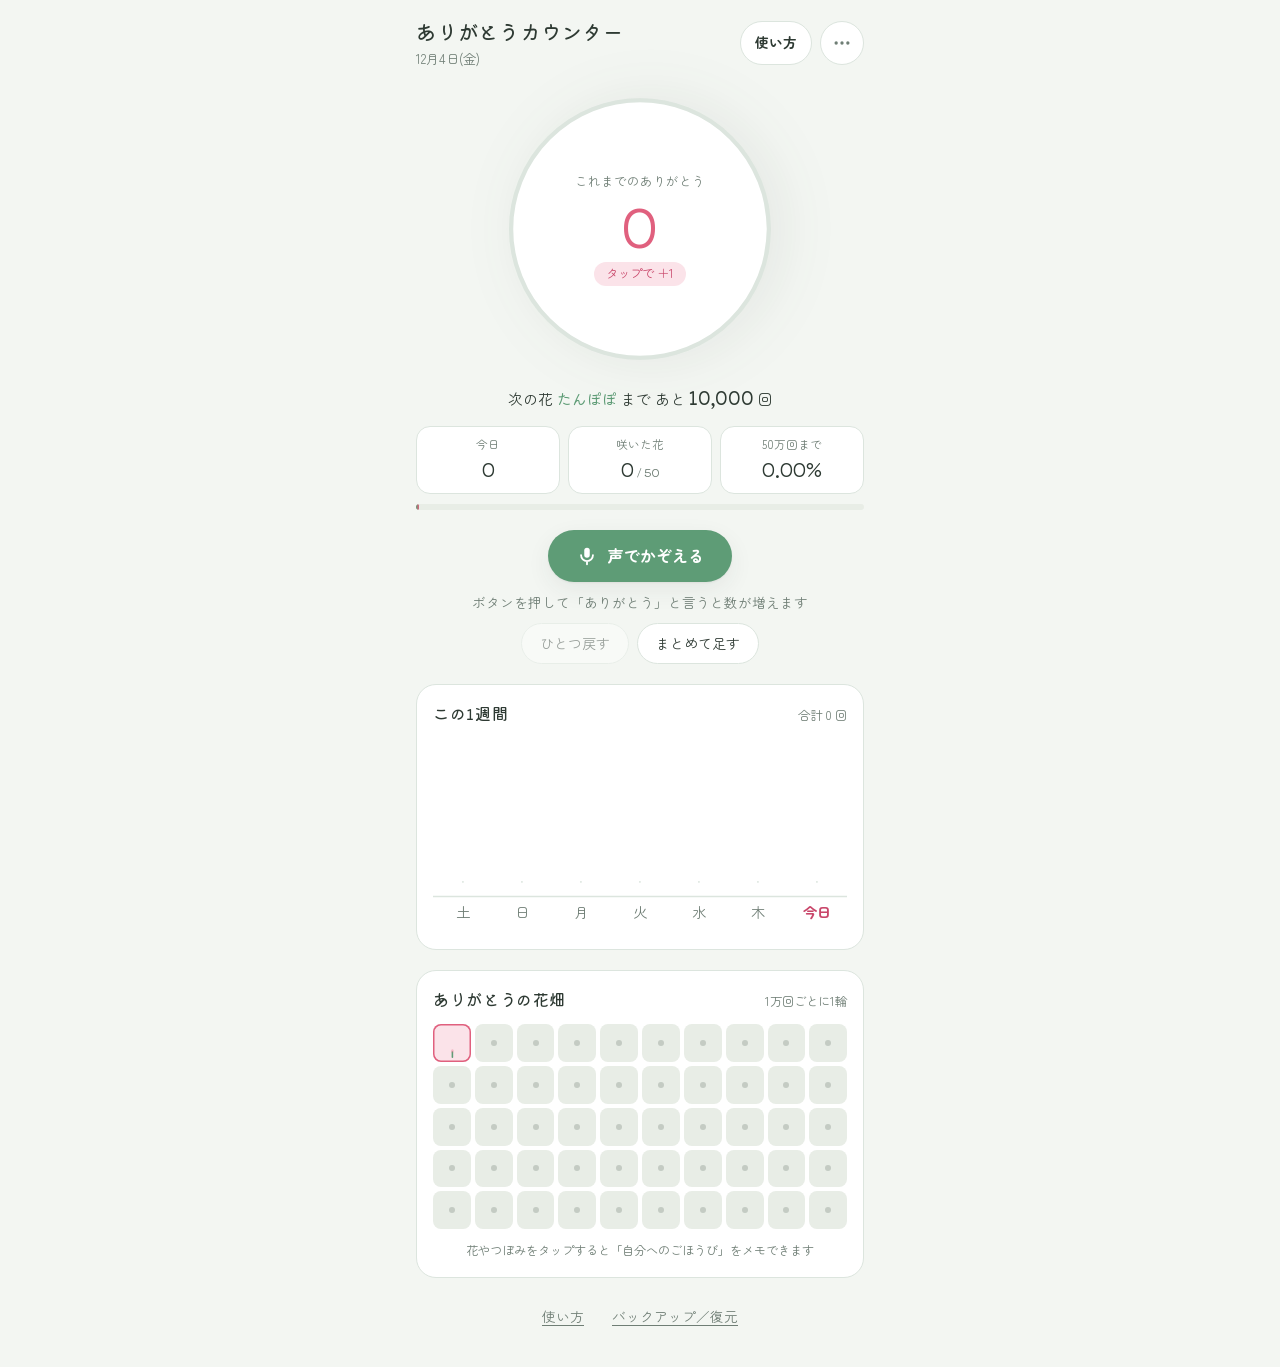
<file: index.html>
<!doctype html>
<html lang="ja">
<head>
<meta charset="utf-8">
<meta name="viewport" content="width=device-width, initial-scale=1, viewport-fit=cover">
<title>ありがとうカウンター</title>
<meta name="description" content="「ありがとう」を声で数えて、50万回で50輪の花を咲かせるアプリ">
<meta name="theme-color" content="#F3F6F2" media="(prefers-color-scheme: light)">
<meta name="theme-color" content="#1C2420" media="(prefers-color-scheme: dark)">
<link rel="manifest" href="manifest.webmanifest">
<link rel="icon" href="icons/favicon-64.png" type="image/png">
<link rel="apple-touch-icon" href="icons/apple-touch-icon.png">
<meta name="apple-mobile-web-app-capable" content="yes">
<meta name="mobile-web-app-capable" content="yes">
<meta name="apple-mobile-web-app-title" content="ありがとう">
<meta name="apple-mobile-web-app-status-bar-style" content="default">
<link rel="preconnect" href="https://fonts.googleapis.com">
<link rel="preconnect" href="https://fonts.gstatic.com" crossorigin>
<link rel="stylesheet" href="https://fonts.googleapis.com/css2?family=Kiwi+Maru:wght@400;500&family=Zen+Maru+Gothic:wght@500;700&display=swap">
<link rel="stylesheet" href="styles.css">
<script type="module" src="js/main.js"></script>
</head>
<body>
<div class="app">
  <header class="top">
    <div>
      <h1>ありがとうカウンター</h1>
      <p class="date" id="date"></p>
    </div>
    <div class="top-actions">
      <a class="help-btn" href="help.html">使い方</a>
      <button class="icon-btn" id="menuBtn" type="button" aria-label="設定とバックアップ">
        <svg viewBox="0 0 24 24" aria-hidden="true"><circle cx="5" cy="12" r="2"/><circle cx="12" cy="12" r="2"/><circle cx="19" cy="12" r="2"/></svg>
      </button>
    </div>
  </header>

  <!-- 合計：タップで +1。リングは次の花までの進み具合 -->
  <section class="hero">
    <button class="counter" id="tapBtn" type="button" aria-label="ありがとうを1回数える">
      <svg class="ring" viewBox="0 0 100 100" aria-hidden="true">
        <circle class="face" cx="50" cy="50" r="46"/>
        <circle class="prog" id="ringProg" cx="50" cy="50" r="46" pathLength="100" stroke-dasharray="100" stroke-dashoffset="100"/>
      </svg>
      <span class="inner">
        <span class="label">これまでのありがとう</span>
        <span class="num" id="total">0</span>
        <span class="tap-hint">タップで ＋1</span>
      </span>
    </button>

    <p class="next" id="nextText"></p>

    <dl class="stats">
      <div><dt>今日</dt><dd id="today">0</dd></div>
      <div><dt>咲いた花</dt><dd><span id="bloomed">0</span><small> / 50</small></dd></div>
      <div><dt>50万回まで</dt><dd id="goalPct">0%</dd></div>
    </dl>
    <div class="track" aria-hidden="true"><div class="fill" id="goalFill"></div></div>
  </section>

  <section class="voice">
    <button class="mic" id="micBtn" type="button" aria-pressed="false">
      <svg viewBox="0 0 24 24" aria-hidden="true"><rect x="9" y="3" width="6" height="11" rx="3"/><path d="M5.5 11a6.5 6.5 0 0 0 13 0M12 17.5V21" fill="none" stroke="currentColor" stroke-width="2" stroke-linecap="round"/></svg>
      <span id="micLabel">声でかぞえる</span>
    </button>
    <p class="heard" id="heard" aria-live="polite">ボタンを押して「ありがとう」と言うと数が増えます</p>
    <div class="actions">
      <button class="pill" id="undoBtn" type="button" disabled>ひとつ戻す</button>
      <button class="pill" id="bulkBtn" type="button">まとめて足す</button>
    </div>
  </section>

  <section class="card">
    <div class="card-head"><h2>この1週間</h2><span class="sub" id="weekSum"></span></div>
    <div class="week" id="week"></div>
  </section>

  <section class="card">
    <div class="card-head"><h2>ありがとうの花畑</h2><span class="sub">1万回ごとに1輪</span></div>
    <div class="garden" id="garden"></div>
    <p class="hint">花やつぼみをタップすると「自分へのごほうび」をメモできます</p>
  </section>

  <footer class="foot">
    <a class="link" href="help.html">使い方</a>
    <button class="link" id="backupLink" type="button">バックアップ／復元</button>
  </footer>
</div>

<!-- まとめて足す -->
<dialog id="bulkDialog" class="sheet">
  <form method="dialog" id="bulkForm">
    <h3>まとめて足す</h3>
    <p class="muted">ほかの場所で数えた分などを、今日の回数に足します。</p>
    <label class="field">
      <span>回数</span>
      <input id="bulkInput" type="number" inputmode="numeric" min="1" max="500000" step="1" placeholder="100" required>
    </label>
    <div class="chips">
      <button type="button" class="chip" data-add="10">+10</button>
      <button type="button" class="chip" data-add="50">+50</button>
      <button type="button" class="chip" data-add="100">+100</button>
      <button type="button" class="chip" data-add="1000">+1000</button>
    </div>
    <div class="dialog-actions">
      <button class="pill" value="cancel" formnovalidate>やめる</button>
      <button class="pill primary" value="ok">足す</button>
    </div>
  </form>
</dialog>

<!-- ごほうびメモ -->
<dialog id="rewardDialog" class="sheet">
  <form method="dialog" id="rewardForm">
    <div class="reward-art" id="rewardArt"></div>
    <h3 id="rewardTitle"></h3>
    <p class="muted" id="rewardSub"></p>
    <label class="field">
      <span>自分へのごほうび</span>
      <textarea id="rewardInput" rows="3" maxlength="200" placeholder="例：好きなケーキを買う／温泉に行く"></textarea>
    </label>
    <div class="dialog-actions">
      <button class="pill" value="cancel" formnovalidate>閉じる</button>
      <button class="pill primary" value="ok">保存</button>
    </div>
  </form>
</dialog>

<!-- 設定・バックアップ -->
<dialog id="menuDialog" class="sheet">
  <form method="dialog">
    <h3>設定とバックアップ</h3>
    <div class="toggles">
      <label class="toggle"><input type="checkbox" id="soundToggle"><span>お祝いの音</span></label>
      <label class="toggle"><input type="checkbox" id="vibrateToggle"><span>振動</span></label>
    </div>

    <h4>バックアップ</h4>
    <p class="muted">記録はこの端末の中だけに保存されています。機種変更やブラウザのデータ削除に備えて、ときどき保存しておくと安心です。</p>
    <div class="stack">
      <button type="button" class="pill" id="exportBtn">ファイルに保存</button>
      <button type="button" class="pill" id="copyBtn">文字でコピー</button>
    </div>

    <h4>復元</h4>
    <div class="stack">
      <label class="pill file-pill">ファイルから復元<input type="file" id="importFile" accept="application/json,.json"></label>
      <button type="button" class="pill" id="pasteToggle">文字を貼りつけて復元</button>
    </div>
    <div id="pasteBox" hidden>
      <textarea id="pasteInput" rows="4" class="mono" placeholder="コピーしたバックアップの文字を貼りつけ"></textarea>
      <button type="button" class="pill primary" id="pasteRestore">この内容で復元</button>
    </div>
    <p class="muted small" id="backupMsg" role="status"></p>

    <h4>リセット</h4>
    <p class="muted">数をゼロに戻して、はじめから数えなおします。</p>
    <div class="stack">
      <button type="button" class="pill danger-outline" id="resetToggle">数をゼロに戻す…</button>
      <button type="button" class="pill" id="undoResetBtn" hidden></button>
    </div>
    <div class="danger-box" id="resetBox" hidden>
      <p class="danger-text" id="resetSummary"></p>
      <label class="toggle"><input type="checkbox" id="keepRewards" checked><span>ごほうびメモは残す</span></label>
      <div class="stack">
        <button type="button" class="pill danger" id="resetConfirm">ゼロに戻す</button>
        <button type="button" class="pill" id="resetCancel">やめる</button>
      </div>
    </div>
    <p class="muted small" id="resetMsg" role="status"></p>

    <div class="dialog-actions">
      <button class="pill" value="close">閉じる</button>
    </div>
  </form>
</dialog>

<!-- お祝い -->
<div class="celebrate" id="celebrate" hidden>
  <div class="celebrate-card" role="dialog" aria-modal="true" aria-labelledby="celebrateTitle">
    <div class="celebrate-art" data-art></div>
    <p class="kicker" data-kicker></p>
    <p class="celebrate-title" id="celebrateTitle" data-title></p>
    <p class="celebrate-msg" data-message></p>
    <p class="celebrate-reward" data-reward hidden></p>
    <div class="dialog-actions center">
      <button class="pill" type="button" data-action hidden></button>
      <button class="pill primary" type="button" data-ok>うれしい！</button>
    </div>
  </div>
</div>

<!-- 1,000回ごとのお知らせ -->
<div class="banner" id="banner" role="status" aria-live="polite" hidden>
  <div class="banner-art" data-art></div>
  <div>
    <p class="banner-title" data-title></p>
    <p class="banner-msg" data-message></p>
  </div>
</div>

<canvas class="rain" id="rain" aria-hidden="true"></canvas>
<div class="toast" id="toast" role="status" aria-live="polite"></div>
</body>
</html>
</file>
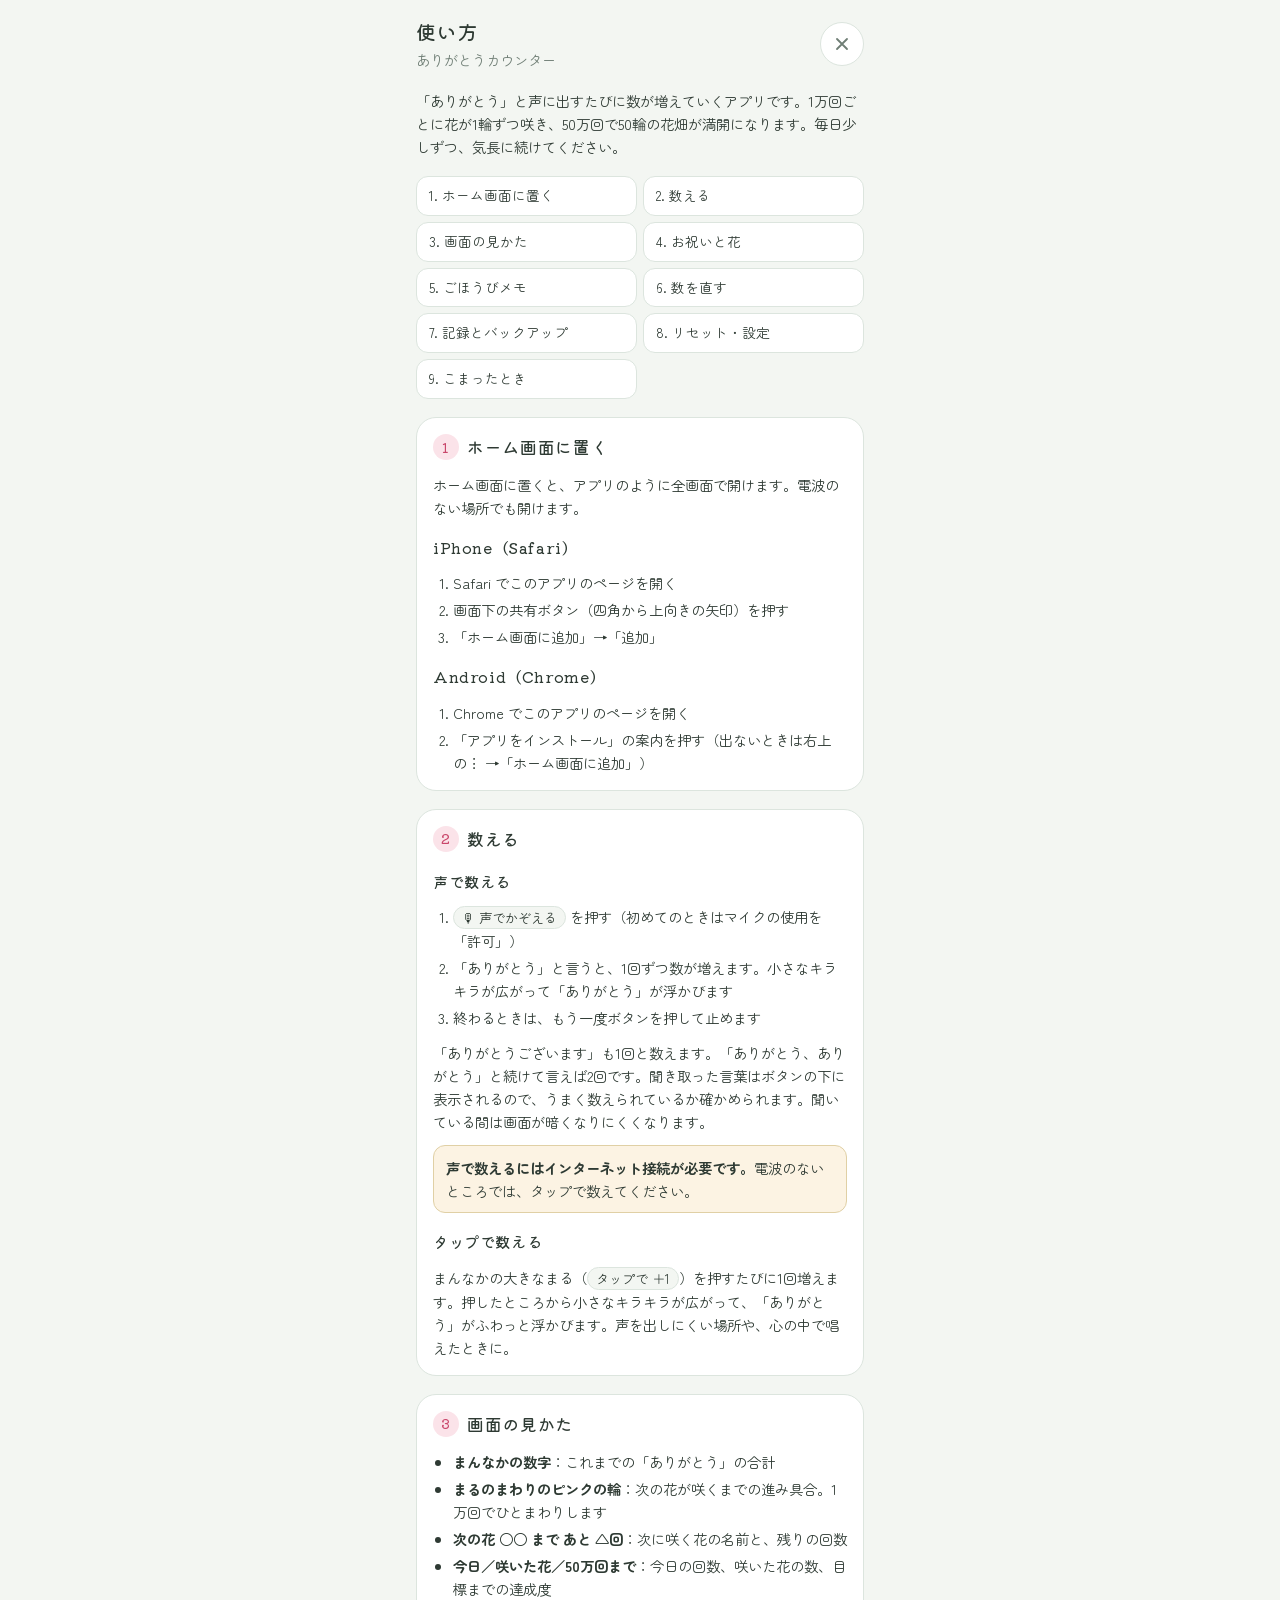
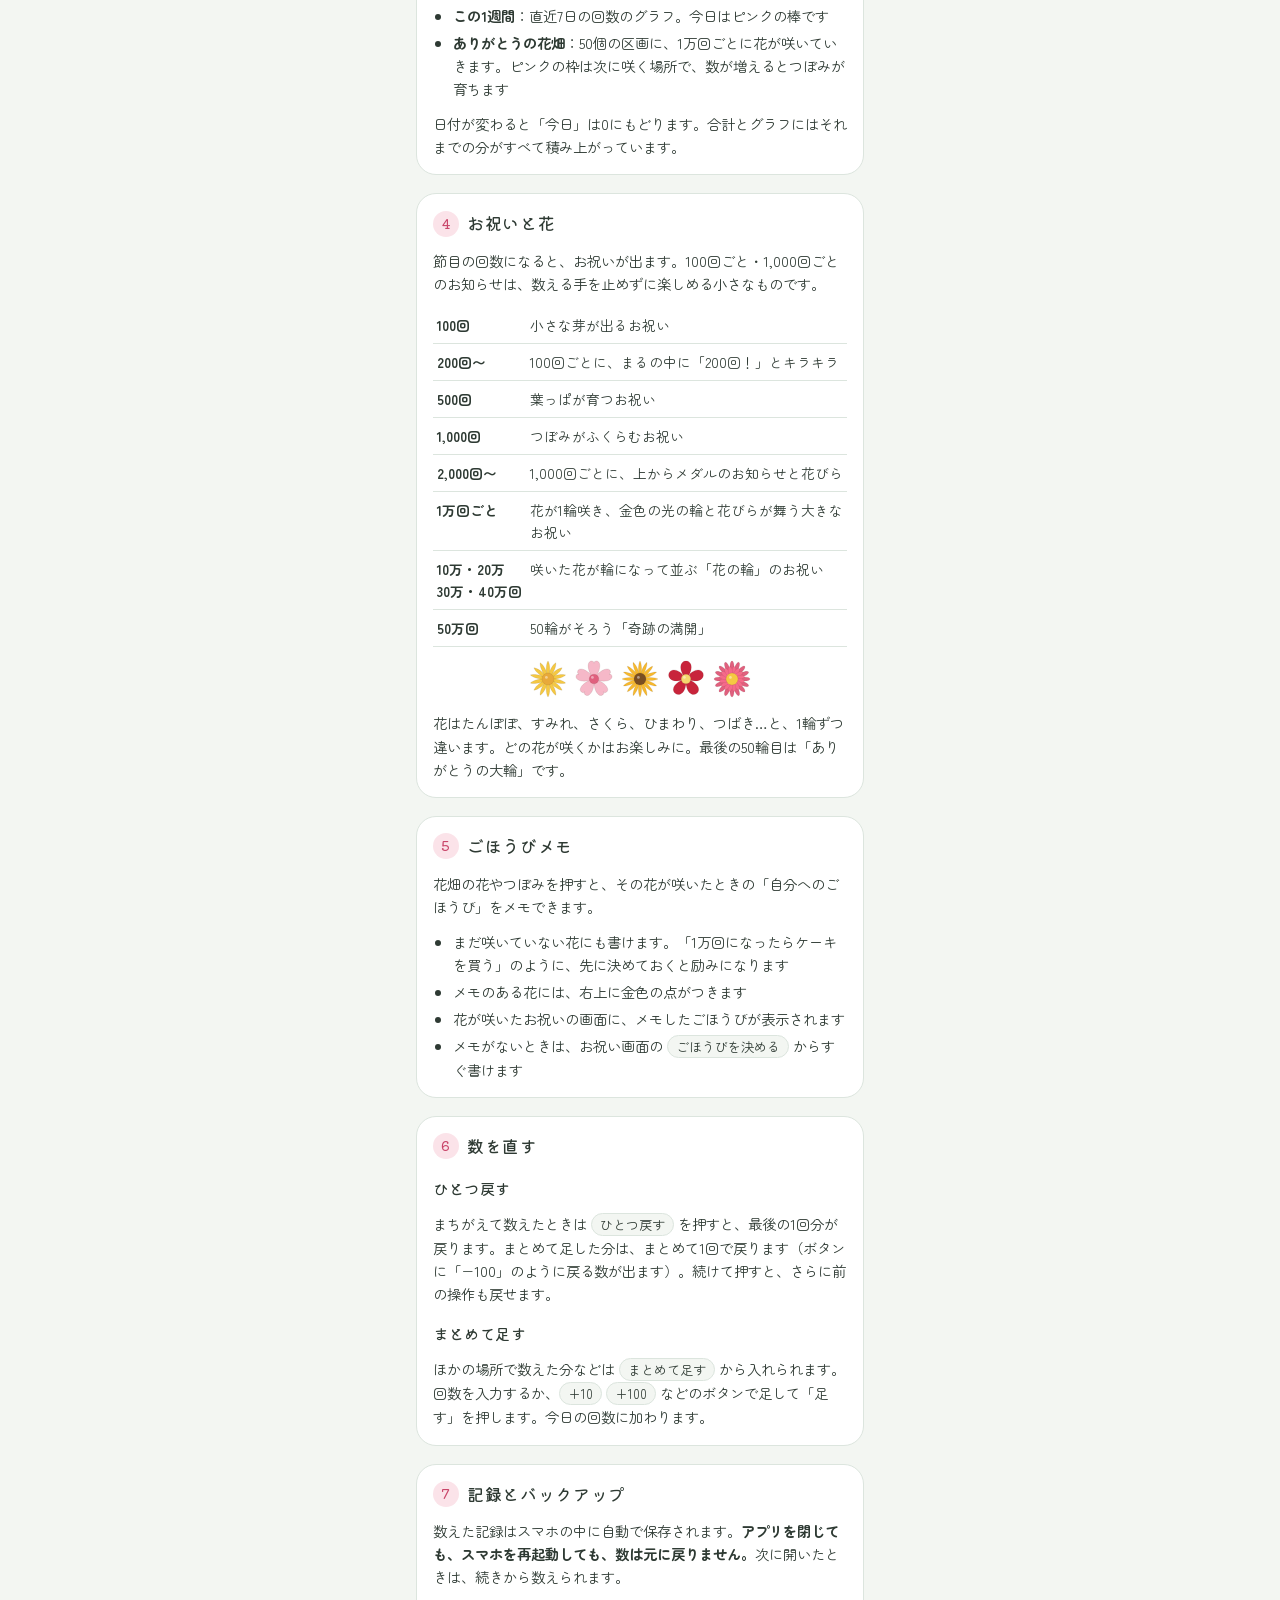
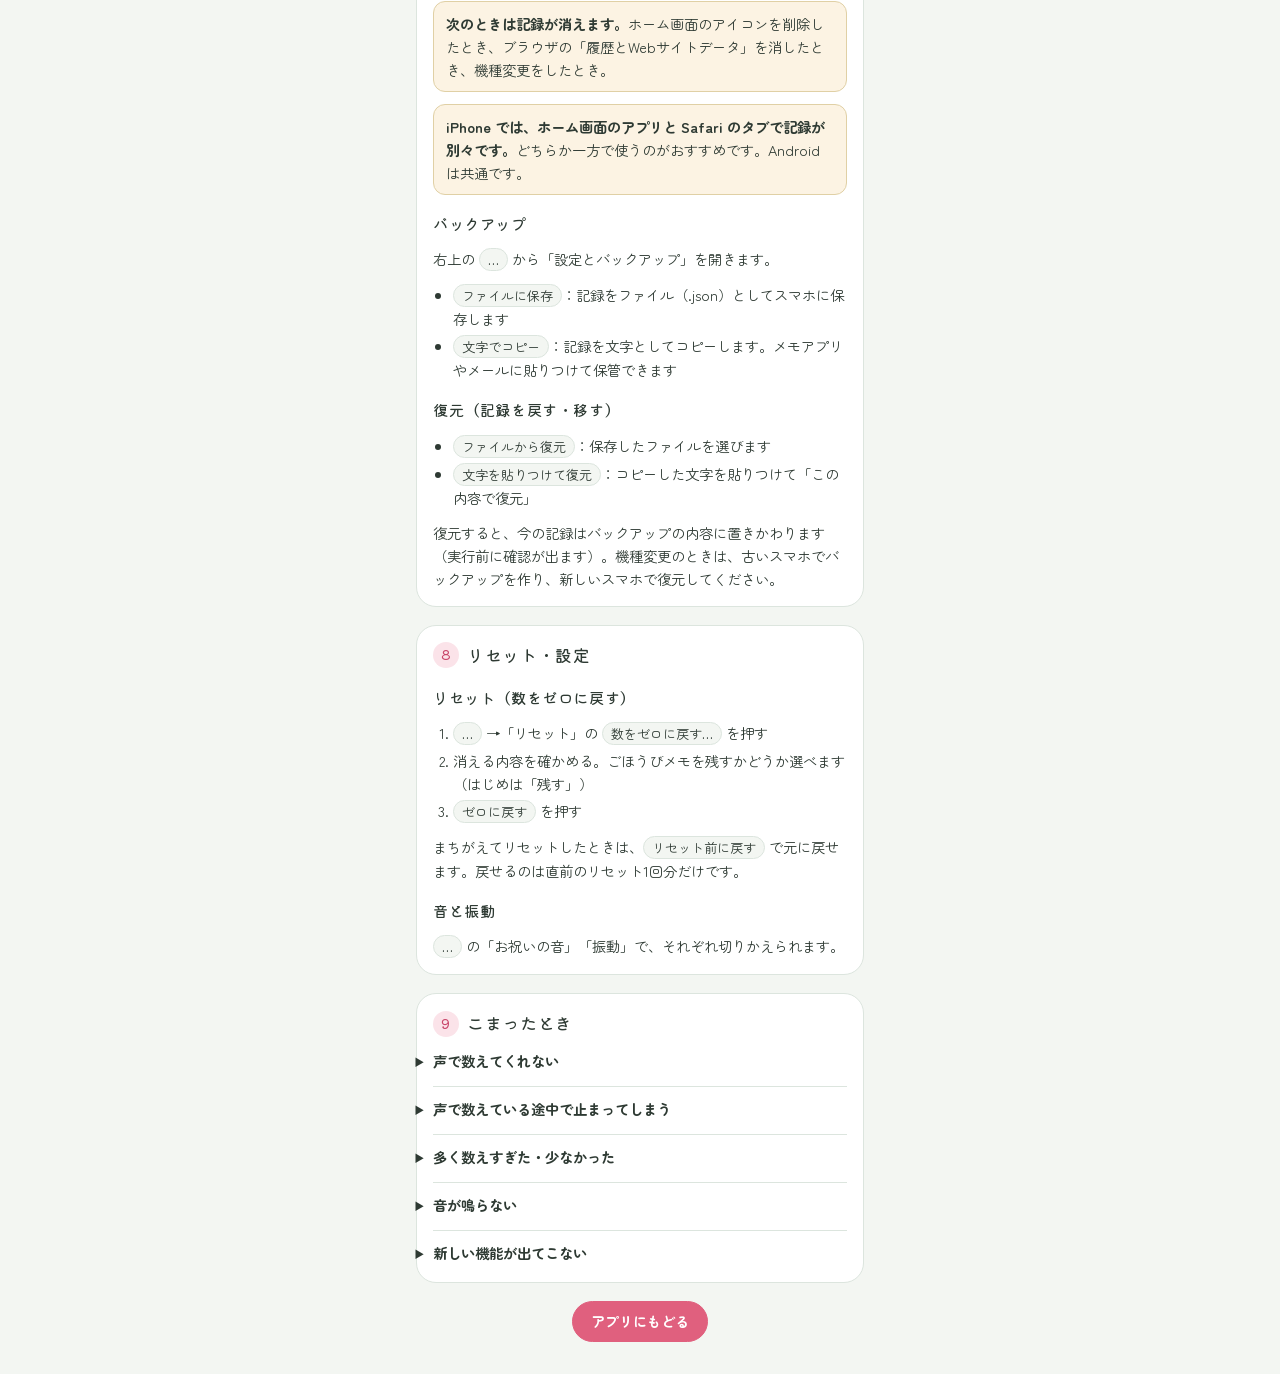
<file: help.html>
<!doctype html>
<html lang="ja">
<head>
<meta charset="utf-8">
<meta name="viewport" content="width=device-width, initial-scale=1, viewport-fit=cover">
<title>使い方 | ありがとうカウンター</title>
<meta name="description" content="ありがとうカウンターの使い方">
<meta name="theme-color" content="#F3F6F2" media="(prefers-color-scheme: light)">
<meta name="theme-color" content="#1C2420" media="(prefers-color-scheme: dark)">
<link rel="manifest" href="manifest.webmanifest">
<link rel="icon" href="icons/favicon-64.png" type="image/png">
<link rel="apple-touch-icon" href="icons/apple-touch-icon.png">
<link rel="preconnect" href="https://fonts.googleapis.com">
<link rel="preconnect" href="https://fonts.gstatic.com" crossorigin>
<link rel="stylesheet" href="https://fonts.googleapis.com/css2?family=Kiwi+Maru:wght@400;500&family=Zen+Maru+Gothic:wght@500;700&display=swap">
<link rel="stylesheet" href="styles.css">
<style>
  .guide { gap: 18px; }
  .guide .top a.icon-btn { text-decoration: none; color: inherit; }
  .lead { margin: 0; font-size: .95rem; }
  .guide .toc { display: grid; grid-template-columns: 1fr 1fr; gap: 6px; margin: 0; padding: 0; list-style: none; }
  .toc a {
    display: block; padding: 8px 12px; border-radius: 12px; background: var(--surface); border: 1px solid var(--line);
    color: var(--fg); text-decoration: none; font-size: .85rem;
  }
  .toc a:focus-visible { outline: 2px solid var(--accent); outline-offset: 2px; }
  .guide section.card { scroll-margin-top: 16px; }
  .guide h2 { display: flex; align-items: center; gap: 8px; font-size: 1.05rem; }
  .guide h2 .no {
    display: inline-grid; place-items: center; width: 26px; height: 26px; border-radius: 50%;
    background: var(--accent-soft); color: var(--accent-strong); font-size: .85rem; flex: none;
  }
  .guide h3 { font-size: .95rem; margin-top: 4px; }
  .guide p, .guide li { font-size: .9rem; }
  .guide p { margin: 0; }
  .guide ol, .guide ul { margin: 0; padding-left: 1.3em; display: flex; flex-direction: column; gap: 4px; }
  .note {
    margin: 0; padding: 10px 12px; border-radius: 12px; font-size: .85rem;
    background: color-mix(in srgb, var(--gold) 14%, var(--surface)); border: 1px solid color-mix(in srgb, var(--gold) 35%, var(--line));
  }
  .note b { color: var(--fg); }
  .ui {
    display: inline-block; padding: 0 8px; border-radius: 999px; border: 1px solid var(--line);
    background: var(--bg); font-size: .82rem; white-space: nowrap;
  }
  .milestones { width: 100%; border-collapse: collapse; font-size: .86rem; }
  .milestones th, .milestones td { text-align: left; padding: 7px 4px; border-bottom: 1px solid var(--line); vertical-align: top; }
  .milestones th { font-weight: 700; white-space: nowrap; font-variant-numeric: tabular-nums; }
  .flowers { display: flex; gap: 6px; justify-content: center; }
  .flowers svg { width: 40px; height: 40px; }
  details { border-top: 1px solid var(--line); padding: 10px 0 2px; }
  details:first-of-type { border-top: none; padding-top: 0; }
  summary { cursor: pointer; font-weight: 700; font-size: .9rem; list-style-position: outside; }
  details > p, details > ul { margin-top: 6px; }
  .back { display: flex; justify-content: center; }
  .back a { text-decoration: none; }
</style>
</head>
<body>
<div class="app guide">
  <header class="top">
    <div>
      <h1>使い方</h1>
      <p class="date">ありがとうカウンター</p>
    </div>
    <a class="icon-btn" href="./" aria-label="アプリにもどる">
      <svg viewBox="0 0 24 24" aria-hidden="true" style="fill:none;stroke:var(--muted);stroke-width:2.2;stroke-linecap:round;stroke-linejoin:round"><path d="M6 6l12 12M18 6L6 18"/></svg>
    </a>
  </header>

  <p class="lead">「ありがとう」と声に出すたびに数が増えていくアプリです。1万回ごとに花が1輪ずつ咲き、50万回で50輪の花畑が満開になります。毎日少しずつ、気長に続けてください。</p>

  <nav aria-label="目次">
    <ul class="toc">
      <li><a href="#install">1. ホーム画面に置く</a></li>
      <li><a href="#count">2. 数える</a></li>
      <li><a href="#screen">3. 画面の見かた</a></li>
      <li><a href="#celebrate">4. お祝いと花</a></li>
      <li><a href="#reward">5. ごほうびメモ</a></li>
      <li><a href="#fix">6. 数を直す</a></li>
      <li><a href="#save">7. 記録とバックアップ</a></li>
      <li><a href="#reset">8. リセット・設定</a></li>
      <li><a href="#faq">9. こまったとき</a></li>
    </ul>
  </nav>

  <section class="card" id="install">
    <h2><span class="no">1</span>ホーム画面に置く</h2>
    <p>ホーム画面に置くと、アプリのように全画面で開けます。電波のない場所でも開けます。</p>
    <h3>iPhone（Safari）</h3>
    <ol>
      <li>Safari でこのアプリのページを開く</li>
      <li>画面下の共有ボタン（四角から上向きの矢印）を押す</li>
      <li>「ホーム画面に追加」→「追加」</li>
    </ol>
    <h3>Android（Chrome）</h3>
    <ol>
      <li>Chrome でこのアプリのページを開く</li>
      <li>「アプリをインストール」の案内を押す（出ないときは右上の︙ →「ホーム画面に追加」）</li>
    </ol>
  </section>

  <section class="card" id="count">
    <h2><span class="no">2</span>数える</h2>
    <h3>声で数える</h3>
    <ol>
      <li><span class="ui">🎙 声でかぞえる</span> を押す（初めてのときはマイクの使用を「許可」）</li>
      <li>「ありがとう」と言うと、1回ずつ数が増えます。小さなキラキラが広がって「ありがとう」が浮かびます</li>
      <li>終わるときは、もう一度ボタンを押して止めます</li>
    </ol>
    <p>「ありがとうございます」も1回と数えます。「ありがとう、ありがとう」と続けて言えば2回です。聞き取った言葉はボタンの下に表示されるので、うまく数えられているか確かめられます。聞いている間は画面が暗くなりにくくなります。</p>
    <p class="note"><b>声で数えるにはインターネット接続が必要です。</b>電波のないところでは、タップで数えてください。</p>
    <h3>タップで数える</h3>
    <p>まんなかの大きなまる（<span class="ui">タップで ＋1</span>）を押すたびに1回増えます。押したところから小さなキラキラが広がって、「ありがとう」がふわっと浮かびます。声を出しにくい場所や、心の中で唱えたときに。</p>
  </section>

  <section class="card" id="screen">
    <h2><span class="no">3</span>画面の見かた</h2>
    <ul>
      <li><b>まんなかの数字</b>：これまでの「ありがとう」の合計</li>
      <li><b>まるのまわりのピンクの輪</b>：次の花が咲くまでの進み具合。1万回でひとまわりします</li>
      <li><b>次の花 ○○ まで あと △回</b>：次に咲く花の名前と、残りの回数</li>
      <li><b>今日／咲いた花／50万回まで</b>：今日の回数、咲いた花の数、目標までの達成度</li>
      <li><b>この1週間</b>：直近7日の回数のグラフ。今日はピンクの棒です</li>
      <li><b>ありがとうの花畑</b>：50個の区画に、1万回ごとに花が咲いていきます。ピンクの枠は次に咲く場所で、数が増えるとつぼみが育ちます</li>
    </ul>
    <p>日付が変わると「今日」は0にもどります。合計とグラフにはそれまでの分がすべて積み上がっています。</p>
  </section>

  <section class="card" id="celebrate">
    <h2><span class="no">4</span>お祝いと花</h2>
    <p>節目の回数になると、お祝いが出ます。100回ごと・1,000回ごとのお知らせは、数える手を止めずに楽しめる小さなものです。</p>
    <table class="milestones">
      <tbody>
        <tr><th>100回</th><td>小さな芽が出るお祝い</td></tr>
        <tr><th>200回〜</th><td>100回ごとに、まるの中に「200回！」とキラキラ</td></tr>
        <tr><th>500回</th><td>葉っぱが育つお祝い</td></tr>
        <tr><th>1,000回</th><td>つぼみがふくらむお祝い</td></tr>
        <tr><th>2,000回〜</th><td>1,000回ごとに、上からメダルのお知らせと花びら</td></tr>
        <tr><th>1万回ごと</th><td>花が1輪咲き、金色の光の輪と花びらが舞う大きなお祝い</td></tr>
        <tr><th>10万・20万<br>30万・40万回</th><td>咲いた花が輪になって並ぶ「花の輪」のお祝い</td></tr>
        <tr><th>50万回</th><td>50輪がそろう「奇跡の満開」</td></tr>
      </tbody>
    </table>
    <div class="flowers" id="flowerSamples" aria-hidden="true"></div>
    <p>花はたんぽぽ、すみれ、さくら、ひまわり、つばき…と、1輪ずつ違います。どの花が咲くかはお楽しみに。最後の50輪目は「ありがとうの大輪」です。</p>
  </section>

  <section class="card" id="reward">
    <h2><span class="no">5</span>ごほうびメモ</h2>
    <p>花畑の花やつぼみを押すと、その花が咲いたときの「自分へのごほうび」をメモできます。</p>
    <ul>
      <li>まだ咲いていない花にも書けます。「1万回になったらケーキを買う」のように、先に決めておくと励みになります</li>
      <li>メモのある花には、右上に金色の点がつきます</li>
      <li>花が咲いたお祝いの画面に、メモしたごほうびが表示されます</li>
      <li>メモがないときは、お祝い画面の <span class="ui">ごほうびを決める</span> からすぐ書けます</li>
    </ul>
  </section>

  <section class="card" id="fix">
    <h2><span class="no">6</span>数を直す</h2>
    <h3>ひとつ戻す</h3>
    <p>まちがえて数えたときは <span class="ui">ひとつ戻す</span> を押すと、最後の1回分が戻ります。まとめて足した分は、まとめて1回で戻ります（ボタンに「−100」のように戻る数が出ます）。続けて押すと、さらに前の操作も戻せます。</p>
    <h3>まとめて足す</h3>
    <p>ほかの場所で数えた分などは <span class="ui">まとめて足す</span> から入れられます。回数を入力するか、<span class="ui">+10</span> <span class="ui">+100</span> などのボタンで足して「足す」を押します。今日の回数に加わります。</p>
  </section>

  <section class="card" id="save">
    <h2><span class="no">7</span>記録とバックアップ</h2>
    <p>数えた記録はスマホの中に自動で保存されます。<b>アプリを閉じても、スマホを再起動しても、数は元に戻りません。</b>次に開いたときは、続きから数えられます。</p>
    <p class="note"><b>次のときは記録が消えます。</b>ホーム画面のアイコンを削除したとき、ブラウザの「履歴とWebサイトデータ」を消したとき、機種変更をしたとき。</p>
    <p class="note"><b>iPhone では、ホーム画面のアプリと Safari のタブで記録が別々です。</b>どちらか一方で使うのがおすすめです。Android は共通です。</p>
    <h3>バックアップ</h3>
    <p>右上の <span class="ui">…</span> から「設定とバックアップ」を開きます。</p>
    <ul>
      <li><span class="ui">ファイルに保存</span>：記録をファイル（.json）としてスマホに保存します</li>
      <li><span class="ui">文字でコピー</span>：記録を文字としてコピーします。メモアプリやメールに貼りつけて保管できます</li>
    </ul>
    <h3>復元（記録を戻す・移す）</h3>
    <ul>
      <li><span class="ui">ファイルから復元</span>：保存したファイルを選びます</li>
      <li><span class="ui">文字を貼りつけて復元</span>：コピーした文字を貼りつけて「この内容で復元」</li>
    </ul>
    <p>復元すると、今の記録はバックアップの内容に置きかわります（実行前に確認が出ます）。機種変更のときは、古いスマホでバックアップを作り、新しいスマホで復元してください。</p>
  </section>

  <section class="card" id="reset">
    <h2><span class="no">8</span>リセット・設定</h2>
    <h3>リセット（数をゼロに戻す）</h3>
    <ol>
      <li><span class="ui">…</span> →「リセット」の <span class="ui">数をゼロに戻す…</span> を押す</li>
      <li>消える内容を確かめる。ごほうびメモを残すかどうか選べます（はじめは「残す」）</li>
      <li><span class="ui">ゼロに戻す</span> を押す</li>
    </ol>
    <p>まちがえてリセットしたときは、<span class="ui">リセット前に戻す</span> で元に戻せます。戻せるのは直前のリセット1回分だけです。</p>
    <h3>音と振動</h3>
    <p><span class="ui">…</span> の「お祝いの音」「振動」で、それぞれ切りかえられます。</p>
  </section>

  <section class="card" id="faq">
    <h2><span class="no">9</span>こまったとき</h2>
    <details>
      <summary>声で数えてくれない</summary>
      <ul>
        <li>インターネットにつながっているか確かめてください</li>
        <li>マイクが「許可」になっているか確かめてください（iPhone：設定 → Safari → マイク／Android：Chrome のサイト設定 → マイク）</li>
        <li>iPhone でホーム画面から開いたときに声で数えられない場合は、Safari のタブで開いて使ってください（記録は別々になります）</li>
        <li>まわりが騒がしいと聞き取れないことがあります。ボタンの下に聞き取った言葉が出るので、確かめながら話してみてください</li>
      </ul>
    </details>
    <details>
      <summary>声で数えている途中で止まってしまう</summary>
      <p>聞き取りが何度も続けて失敗すると、自動で止まります。もう一度 <span class="ui">声でかぞえる</span> を押してください。</p>
    </details>
    <details>
      <summary>多く数えすぎた・少なかった</summary>
      <p>多いときは <span class="ui">ひとつ戻す</span>、少ないときは <span class="ui">まとめて足す</span> で直せます。</p>
    </details>
    <details>
      <summary>音が鳴らない</summary>
      <p>スマホのマナーモードや音量を確かめてください。iPhone では、一度タップしてからでないと音が鳴らないことがあります。</p>
    </details>
    <details>
      <summary>新しい機能が出てこない</summary>
      <p>新しい版が出ると、アプリを開いたり戻ってきたりしたときに自動で切り替わり、「最新版になりました」と表示されます。声で数えている最中やメモの入力中は、終わってから切り替わります。それでも変わらないときは、アプリを完全に閉じてから開き直してください。</p>
    </details>
  </section>

  <div class="back"><a class="pill primary" href="./">アプリにもどる</a></div>
</div>
<script type="module">
  import { flowerSVG } from './js/flowers.js';
  document.getElementById('flowerSamples').innerHTML = [0, 4, 13, 26, 49].map((i) => flowerSVG(i)).join('');
</script>
</body>
</html>
</file>
<file: styles.css>
:root {
  --bg: #F3F6F2; --surface: #FFFFFF; --fg: #2E3A33; --muted: #6F7E75;
  --accent: #E0607E; --accent-strong: #C9466A; --accent-soft: #FBE3E9;
  --leaf: #5E9C76; --line: #DCE5DE; --soil: #E8EDE6; --gold: #E8A93A; --danger: #C0392B;
  --shadow: 0 1px 2px rgba(46, 58, 51, .06), 0 8px 24px rgba(46, 58, 51, .07);
  --display: "Kiwi Maru", "Zen Maru Gothic", "Hiragino Maru Gothic ProN", sans-serif;
  --body: "Zen Maru Gothic", "Hiragino Maru Gothic ProN", "Hiragino Sans", "Noto Sans JP", sans-serif;
  color-scheme: light;
}
@media (prefers-color-scheme: dark) {
  :root:not([data-theme="light"]) {
    --bg: #1C2420; --surface: #26302A; --fg: #EAF1EC; --muted: #9DB0A4;
    --accent: #F28AA3; --accent-strong: #F6A3B7; --accent-soft: #4A2A33;
    --leaf: #86C39D; --line: #34413A; --soil: #2E3933; --gold: #F2C063; --danger: #F07A6A;
    --shadow: 0 1px 2px rgba(0, 0, 0, .2), 0 8px 24px rgba(0, 0, 0, .25);
    color-scheme: dark;
  }
}

* { box-sizing: border-box; }
[hidden] { display: none !important; }
html { -webkit-text-size-adjust: 100%; }
body {
  margin: 0; background: var(--bg); color: var(--fg);
  font-family: var(--body); font-size: 15px; line-height: 1.6;
  -webkit-tap-highlight-color: transparent;
}
button { font: inherit; color: inherit; touch-action: manipulation; }
h1, h2, h3, h4 { font-family: var(--display); font-weight: 500; letter-spacing: .04em; margin: 0; }

.app {
  max-width: 480px; margin: 0 auto;
  display: flex; flex-direction: column; gap: 20px;
  padding: max(16px, env(safe-area-inset-top)) max(16px, env(safe-area-inset-right)) max(32px, env(safe-area-inset-bottom)) max(16px, env(safe-area-inset-left));
}

/* ヘッダー */
.top { display: flex; justify-content: space-between; align-items: center; gap: 12px; }
.top h1 { font-size: clamp(1rem, 4.6vw, 1.25rem); white-space: nowrap; }
.date { margin: 0; color: var(--muted); font-size: .82rem; }
.icon-btn {
  width: 44px; height: 44px; border-radius: 50%; border: 1px solid var(--line);
  background: var(--surface); display: grid; place-items: center; cursor: pointer;
}
.icon-btn svg { width: 20px; height: 20px; fill: var(--muted); }
.top-actions { display: flex; gap: 8px; flex: none; }
.help-btn {
  height: 44px; padding: 0 14px; border-radius: 999px; border: 1px solid var(--line);
  background: var(--surface); color: var(--fg); text-decoration: none; font-size: .85rem; font-weight: 700;
  display: inline-flex; align-items: center; white-space: nowrap;
}
.help-btn:focus-visible, .icon-btn:focus-visible { outline: 2px solid var(--accent); outline-offset: 2px; }

/* 合計とタップ */
.hero { display: flex; flex-direction: column; align-items: center; gap: 14px; }
.counter {
  position: relative; width: min(280px, 78vw); aspect-ratio: 1; border: none; padding: 0;
  background: none; border-radius: 50%; cursor: pointer; user-select: none; -webkit-user-select: none;
  display: grid; place-items: center; transition: transform .12s ease;
}
.counter:active { transform: scale(.965); }
.counter:focus-visible { outline: 3px solid var(--accent); outline-offset: 4px; }
.ring { position: absolute; inset: 0; width: 100%; height: 100%; transform: rotate(-90deg); overflow: visible; }
.ring .face { fill: var(--surface); stroke: var(--line); stroke-width: 1.5; filter: drop-shadow(0 4px 10px rgba(46, 58, 51, .08)); }
.ring .prog { fill: none; stroke: var(--accent); stroke-width: 4.5; stroke-linecap: round; transition: stroke-dashoffset .5s ease; }
.inner { position: relative; display: flex; flex-direction: column; align-items: center; gap: 2px; }
.label { font-size: .78rem; color: var(--muted); letter-spacing: .08em; }
.num {
  font-family: var(--display); font-size: clamp(2.6rem, 13vw, 3.4rem); line-height: 1.15;
  color: var(--accent); font-variant-numeric: tabular-nums;
}
.num.pop { animation: pop .4s ease; }
@keyframes pop { 35% { transform: scale(1.12); } }
.tap-hint {
  margin-top: 4px; font-size: .78rem; color: var(--accent-strong);
  background: var(--accent-soft); border-radius: 999px; padding: 2px 12px;
}
.float-up {
  position: absolute; top: 16%; transform: translateX(-50%); pointer-events: none;
  font-family: var(--display); color: var(--accent); font-size: 1.05rem; white-space: nowrap;
  animation: floatUp 1.1s ease-out forwards;
}
.sparkle {
  position: absolute; line-height: 0; opacity: .75; pointer-events: none;
  animation: twinkle .8s ease-out forwards;
}
@keyframes twinkle {
  0% { transform: translate(-50%, -50%) scale(.2) rotate(0); }
  35% { transform: translate(calc(-50% + var(--dx) * .7), calc(-50% + var(--dy) * .7)) scale(1) rotate(45deg); }
  100% { transform: translate(calc(-50% + var(--dx)), calc(-50% + var(--dy))) scale(.3) rotate(90deg); opacity: 0; }
}
@keyframes floatUp { from { opacity: 1; translate: 0 0; } to { opacity: 0; translate: 0 -80px; } }

.next { margin: 0; text-align: center; font-size: .92rem; text-wrap: balance; }
.next b { font-family: var(--display); font-weight: 500; font-size: 1.15rem; font-variant-numeric: tabular-nums; }
.flower-name { font-family: var(--display); color: var(--leaf); }

.stats { width: 100%; margin: 0; display: grid; grid-template-columns: repeat(3, 1fr); gap: 8px; }
.stats div {
  background: var(--surface); border: 1px solid var(--line); border-radius: 14px;
  padding: 8px 6px; text-align: center;
}
.stats dt { font-size: .72rem; color: var(--muted); }
.stats dd { margin: 0; font-family: var(--display); font-size: 1.2rem; font-variant-numeric: tabular-nums; }
.stats small { font-size: .75rem; color: var(--muted); }
.track { width: 100%; height: 6px; border-radius: 99px; background: var(--soil); overflow: hidden; margin-top: -4px; }
.fill { height: 100%; min-width: 3px; border-radius: 99px; background: linear-gradient(90deg, var(--leaf), var(--accent)); transition: width .5s ease; }

/* 声 */
.voice { display: flex; flex-direction: column; align-items: center; gap: 10px; }
.mic {
  display: inline-flex; align-items: center; gap: 10px; min-height: 52px;
  border: none; border-radius: 999px; padding: 12px 28px; cursor: pointer;
  background: var(--leaf); color: #fff; font-weight: 700; font-size: 1rem;
  box-shadow: var(--shadow);
}
.mic svg { width: 22px; height: 22px; fill: currentColor; }
.mic.on { background: var(--accent); animation: breathe 1.8s ease-in-out infinite; }
.mic:disabled { opacity: .5; cursor: default; }
.mic:focus-visible { outline: 3px solid var(--accent); outline-offset: 3px; }
@keyframes breathe { 50% { box-shadow: 0 0 0 10px color-mix(in srgb, var(--accent) 18%, transparent); } }
.heard {
  margin: 0; min-height: 1.6em; max-width: 100%; text-align: center;
  font-size: .85rem; color: var(--muted); overflow-wrap: anywhere;
}
.heard.interim { opacity: .6; }

.actions { display: flex; gap: 8px; flex-wrap: wrap; justify-content: center; }
.pill {
  min-height: 40px; border: 1px solid var(--line); background: var(--surface);
  border-radius: 999px; padding: 8px 18px; cursor: pointer; font-size: .88rem;
  display: inline-flex; align-items: center; justify-content: center; gap: 6px;
}
.pill:disabled { opacity: .45; cursor: default; }
.pill.primary { background: var(--accent); border-color: var(--accent); color: #fff; font-weight: 700; }
.pill:focus-visible, .chip:focus-visible, .plot:focus-visible, .link:focus-visible { outline: 2px solid var(--accent); outline-offset: 2px; }

/* カード */
.card {
  background: var(--surface); border: 1px solid var(--line); border-radius: 20px;
  padding: 16px; display: flex; flex-direction: column; gap: 12px;
}
.card-head { display: flex; justify-content: space-between; align-items: baseline; gap: 8px; flex-wrap: wrap; }
.card-head h2 { font-size: 1rem; }
.sub { font-size: .78rem; color: var(--muted); }
.hint { margin: 0; font-size: .76rem; color: var(--muted); text-align: center; }

/* 週グラフ */
.week svg { display: block; width: 100%; height: auto; }
.week .axis { stroke: var(--line); }
.week .bar { fill: var(--leaf); opacity: .85; }
.week .bar.today { fill: var(--accent); opacity: 1; }
.week text { font-family: var(--body); font-size: 11px; fill: var(--muted); }
.week .val { fill: var(--fg); font-variant-numeric: tabular-nums; }
.week .val.zero { fill: var(--line); }
.week .day.today { fill: var(--accent-strong); font-weight: 700; }

/* 花畑 */
.garden { display: grid; grid-template-columns: repeat(10, 1fr); gap: 4px; }
.plot {
  position: relative; aspect-ratio: 1; padding: 0; border: none; border-radius: 8px;
  background: var(--soil); cursor: pointer; display: grid; place-items: center;
}
.plot svg { width: 92%; height: 92%; }
.plot.seed::before { content: ""; width: 16%; height: 16%; border-radius: 50%; background: var(--muted); opacity: .3; }
.plot.next { background: var(--accent-soft); box-shadow: inset 0 0 0 1.5px var(--accent); }
.plot.bloom { background: transparent; }
.plot.bloom svg { animation: bloomIn .6s cubic-bezier(.3, 1.5, .5, 1) both; }
.plot.memo::after {
  content: ""; position: absolute; top: 2px; right: 2px; width: 6px; height: 6px;
  border-radius: 50%; background: var(--gold); box-shadow: 0 0 0 1.5px var(--surface);
}
@keyframes bloomIn { from { transform: scale(.2) rotate(-40deg); opacity: 0; } }

.foot { display: flex; justify-content: center; gap: 12px; }
.link { background: none; border: none; color: var(--muted); text-decoration: underline; text-underline-offset: 3px; font-size: .85rem; cursor: pointer; padding: 8px; }

/* ダイアログ */
.sheet {
  width: min(420px, calc(100vw - 32px)); max-height: calc(100dvh - 32px);
  border: none; border-radius: 22px; padding: 22px 20px; background: var(--surface); color: var(--fg);
  box-shadow: 0 20px 60px rgba(0, 0, 0, .25);
}
.sheet::backdrop { background: rgba(20, 30, 25, .45); }
.sheet form { display: flex; flex-direction: column; gap: 12px; }
.sheet h3 { font-size: 1.1rem; }
.sheet h4 { font-size: .92rem; margin-top: 6px; }
.muted { margin: 0; color: var(--muted); font-size: .84rem; }
.small { font-size: .78rem; }
.field { display: flex; flex-direction: column; gap: 4px; font-size: .82rem; color: var(--muted); }
.field input, .field textarea, #pasteInput {
  font: inherit; font-size: 1rem; color: var(--fg); background: var(--bg);
  border: 1px solid var(--line); border-radius: 12px; padding: 10px 12px; width: 100%;
}
.field textarea, #pasteInput { resize: vertical; }
.mono { font-family: ui-monospace, Menlo, monospace !important; font-size: .75rem !important; }
.chips { display: flex; gap: 6px; flex-wrap: wrap; }
.chip { border: 1px solid var(--line); background: var(--bg); border-radius: 999px; padding: 6px 14px; cursor: pointer; font-size: .85rem; }
.dialog-actions { display: flex; justify-content: flex-end; gap: 8px; flex-wrap: wrap; margin-top: 4px; }
.dialog-actions.center { justify-content: center; }
.stack { display: flex; gap: 8px; flex-wrap: wrap; }
#pasteBox { display: flex; flex-direction: column; gap: 8px; align-items: flex-start; }
.file-pill { position: relative; overflow: hidden; }
.file-pill input { position: absolute; inset: 0; opacity: 0; cursor: pointer; }
.toggles { display: flex; flex-direction: column; gap: 6px; }
.toggle { display: flex; align-items: center; gap: 10px; font-size: .92rem; cursor: pointer; }
.toggle input { width: 20px; height: 20px; accent-color: var(--accent); }
.pill.danger-outline { color: var(--danger); border-color: color-mix(in srgb, var(--danger) 45%, var(--line)); }
.pill.danger { background: var(--danger); border-color: var(--danger); color: #fff; font-weight: 700; }
.danger-box {
  display: flex; flex-direction: column; gap: 10px; padding: 12px 14px; border-radius: 14px;
  background: color-mix(in srgb, var(--danger) 9%, var(--surface)); border: 1px solid color-mix(in srgb, var(--danger) 30%, var(--line));
}
.danger-text { margin: 0; font-size: .86rem; }
.reward-art { display: grid; place-items: center; }
.reward-art svg { width: 84px; height: 84px; }

/* お祝い */
.celebrate {
  position: fixed; inset: 0; z-index: 50; display: grid; place-items: center;
  padding: 16px; background: rgba(20, 30, 25, .55); opacity: 0; transition: opacity .3s ease;
}
.celebrate.show { opacity: 1; }
.celebrate[data-level="miracle"] { background: rgba(14, 20, 17, .72); }
.rain { position: fixed; inset: 0; width: 100%; height: 100%; z-index: 55; pointer-events: none; }
.celebrate .rain { z-index: 0; }
.celebrate-card { z-index: 1; }
.celebrate-card {
  position: relative; width: min(360px, 100%); max-height: calc(100dvh - 32px); overflow-y: auto;
  background: var(--surface); border-radius: 26px;
  padding: 26px 22px 20px; text-align: center; display: flex; flex-direction: column; align-items: center; gap: 6px;
  box-shadow: 0 24px 70px rgba(0, 0, 0, .3); animation: rise .55s cubic-bezier(.2, 1.3, .4, 1) both;
}
.celebrate[data-level="bouquet"] .celebrate-card,
.celebrate[data-level="miracle"] .celebrate-card {
  background: linear-gradient(180deg, color-mix(in srgb, var(--gold) 22%, var(--surface)), var(--surface) 62%);
  box-shadow: 0 0 0 2px color-mix(in srgb, var(--gold) 55%, transparent), 0 24px 70px rgba(0, 0, 0, .35);
}
@keyframes rise { from { transform: translateY(40px) scale(.85); opacity: 0; } }
.celebrate-art { position: relative; display: grid; place-items: center; }
.celebrate-art svg { width: 110px; height: 110px; }
.celebrate[data-level="small"] .celebrate-art svg { width: 84px; height: 84px; }
.spin { animation: spin 14s linear infinite; }
@keyframes spin { to { transform: rotate(360deg); } }

/* 1万回：花がぐんと育ち、金色の光の輪 */
.celebrate[data-level="big"] .celebrate-art svg { width: 130px; height: 130px; }
.celebrate[data-level="big"] .celebrate-art::before,
.celebrate[data-level="miracle"] .celebrate-art::before {
  content: ""; position: absolute; width: 150px; height: 150px; border-radius: 50%;
  border: 3px solid color-mix(in srgb, var(--gold) 70%, transparent);
  box-shadow: 0 0 24px 6px color-mix(in srgb, var(--gold) 35%, transparent), inset 0 0 18px 2px color-mix(in srgb, var(--gold) 25%, transparent);
  animation: halo 2.4s ease-in-out .6s infinite both;
}
@keyframes halo { 0%, 100% { transform: scale(.92); opacity: .55; } 50% { transform: scale(1.06); opacity: 1; } }
.grow { animation: grow 1.1s cubic-bezier(.3, 1.5, .5, 1) both, spin 18s linear 1.1s infinite; }
@keyframes grow { from { transform: scale(.1) rotate(-120deg); opacity: 0; } }

/* 10万回ごと・50万回：花の輪 */
.celebrate-art .wreath { width: 230px; height: 230px; overflow: visible; }
.celebrate[data-level="miracle"] .celebrate-art .wreath { width: 270px; height: 270px; }
.celebrate[data-level="miracle"] .celebrate-art::before { width: 284px; height: 284px; border-style: dashed; animation: halo 2.4s ease-in-out infinite both, spin 30s linear infinite; }
.wreath .wf { transform-box: fill-box; transform-origin: center; animation: wfIn .55s cubic-bezier(.3, 1.6, .5, 1) both; }
@keyframes wfIn { from { transform: scale(0) rotate(-90deg); opacity: 0; } }
.wreath-label { font-family: var(--display); font-size: 40px; fill: var(--accent); }
.celebrate[data-level="miracle"] .wreath-label { font-size: 46px; animation: fadeUp 1s 2.6s both; }
.celebrate[data-level="miracle"] .celebrate-title,
.celebrate[data-level="miracle"] .celebrate-msg,
.celebrate[data-level="miracle"] .kicker { animation: fadeUp .9s 1.2s both; }
@keyframes fadeUp { from { opacity: 0; transform: translateY(10px); } }
.celebrate[data-level="bouquet"] .kicker,
.celebrate[data-level="miracle"] .kicker { color: color-mix(in srgb, var(--gold) 70%, var(--fg)); font-weight: 700; }

.kicker { margin: 4px 0 0; font-size: .8rem; color: var(--muted); letter-spacing: .1em; }
.celebrate-title { margin: 0; font-family: var(--display); font-size: 1.45rem; color: var(--accent); line-height: 1.35; text-wrap: balance; }
.celebrate[data-level="miracle"] .celebrate-title { font-size: 1.7rem; }
.celebrate-msg { margin: 0; font-size: .92rem; text-wrap: pretty; }
.celebrate-reward {
  margin: 6px 0 0; width: 100%; background: var(--accent-soft); border-radius: 12px;
  padding: 8px 12px; font-size: .9rem; overflow-wrap: anywhere;
}

/* 花畑で、咲いたばかりの花が光る */
.plot.glow { animation: glow 1.2s ease-in-out 4; }
@keyframes glow { 50% { box-shadow: 0 0 0 2px var(--gold), 0 0 14px 4px color-mix(in srgb, var(--gold) 60%, transparent); } }

/* 1,000回ごとのお知らせ */
.banner {
  position: fixed; left: 50%; top: max(12px, env(safe-area-inset-top)); z-index: 58; pointer-events: none;
  width: min(360px, calc(100vw - 32px)); display: flex; align-items: center; gap: 12px;
  padding: 12px 16px; border-radius: 18px; background: var(--surface);
  border: 1.5px solid color-mix(in srgb, var(--gold) 60%, var(--line)); box-shadow: var(--shadow);
  translate: -50% calc(-100% - 24px); transition: translate .45s cubic-bezier(.2, 1.3, .4, 1);
}
.banner.show { translate: -50% 0; }
.banner-art svg { width: 44px; height: 44px; display: block; }
.banner-title { margin: 0; font-family: var(--display); font-size: 1.1rem; color: var(--accent); }
.banner-msg { margin: 0; font-size: .82rem; color: var(--muted); }

/* 100回ごとのひとこと */
.cheer {
  position: absolute; left: 50%; top: 74%; translate: -50% 0; pointer-events: none; white-space: nowrap;
  font-family: var(--display); font-size: 1rem; color: #7A5A12; background: #FCE9A8;
  padding: 3px 14px; border-radius: 999px; animation: cheer 1.6s ease-out both;
}
@keyframes cheer {
  0% { transform: scale(.4); opacity: 0; }
  20% { transform: scale(1.12); opacity: 1; }
  30%, 75% { transform: scale(1); opacity: 1; }
  100% { transform: translateY(-24px); opacity: 0; }
}

/* トースト */
.toast {
  position: fixed; left: 50%; bottom: max(24px, env(safe-area-inset-bottom)); z-index: 60;
  translate: -50% 20px; opacity: 0; pointer-events: none; transition: opacity .25s, translate .25s;
  background: var(--fg); color: var(--bg); border-radius: 999px; padding: 10px 20px; font-size: .88rem;
  width: max-content; max-width: calc(100vw - 32px); text-align: center;
}
.toast.show { opacity: 1; translate: -50% 0; }

@media (prefers-reduced-motion: reduce) {
  *, *::before, *::after { animation: none !important; transition: none !important; }
}
</file>
